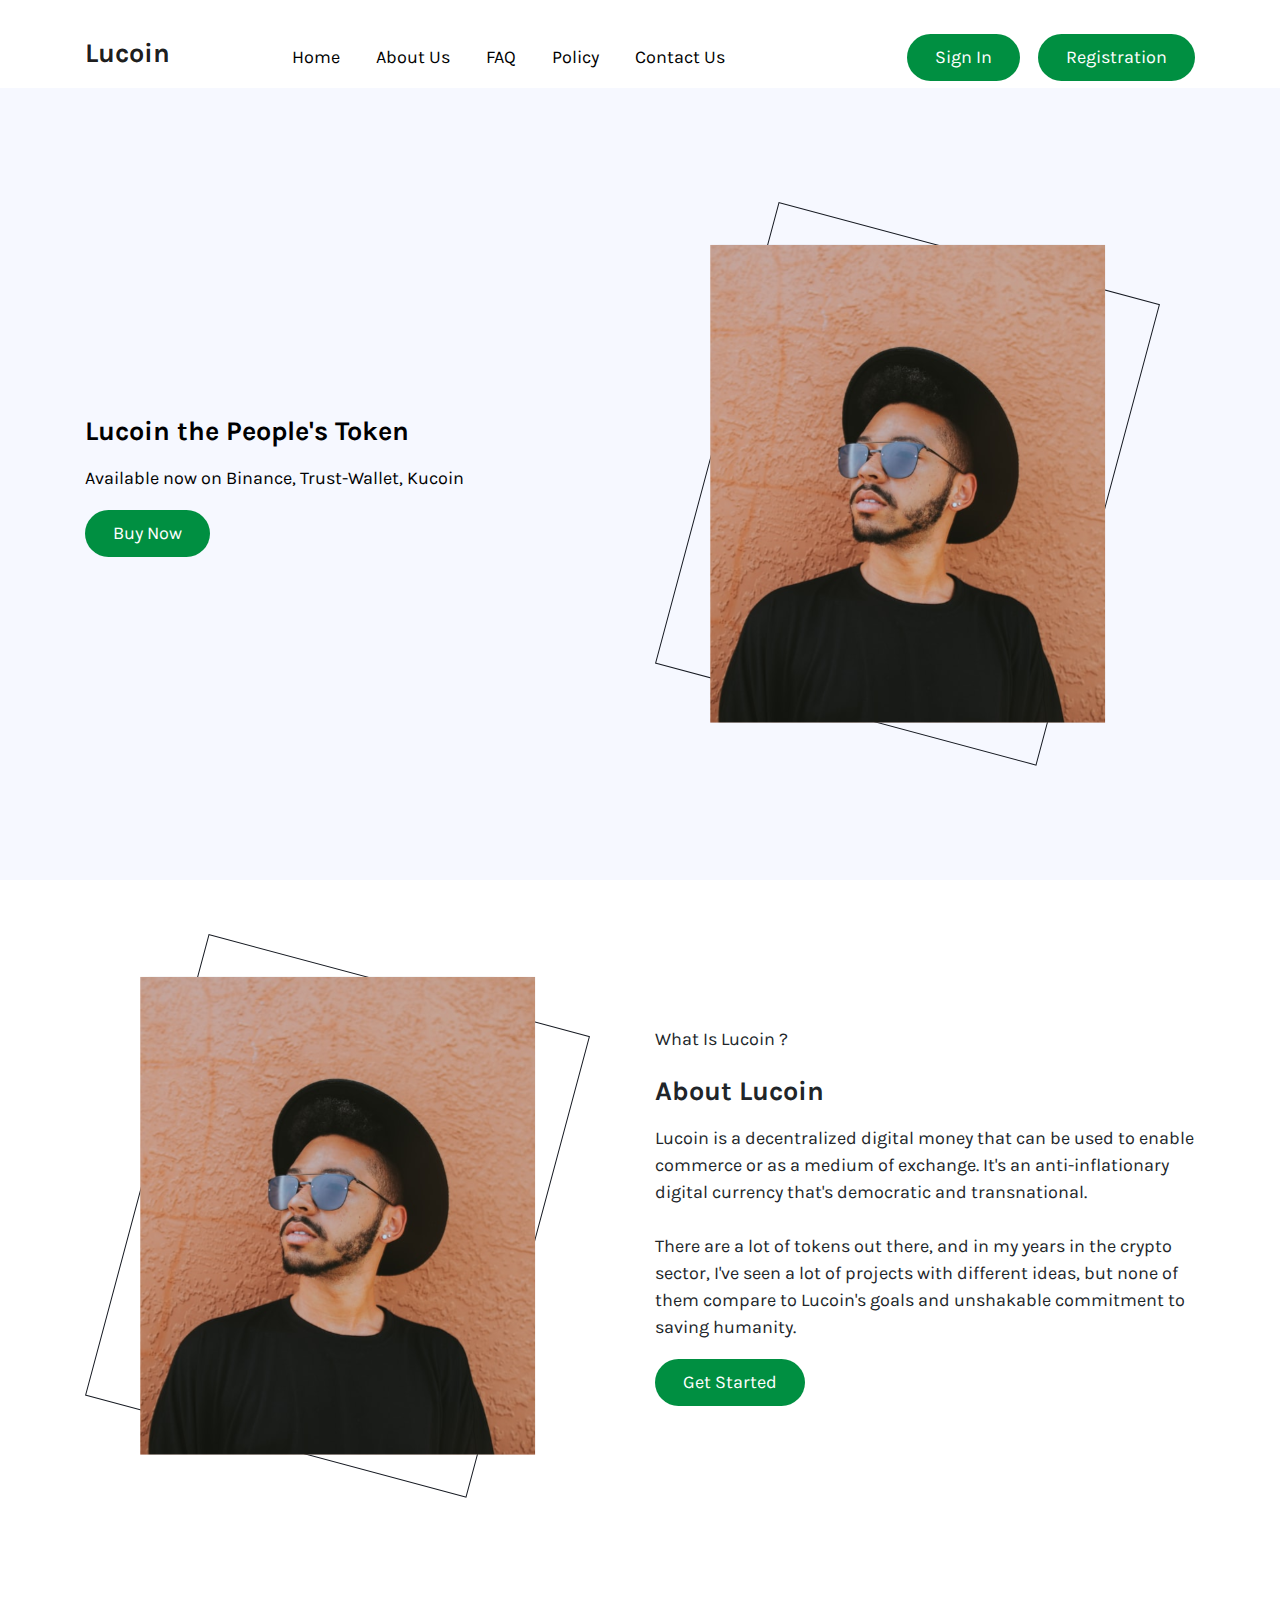
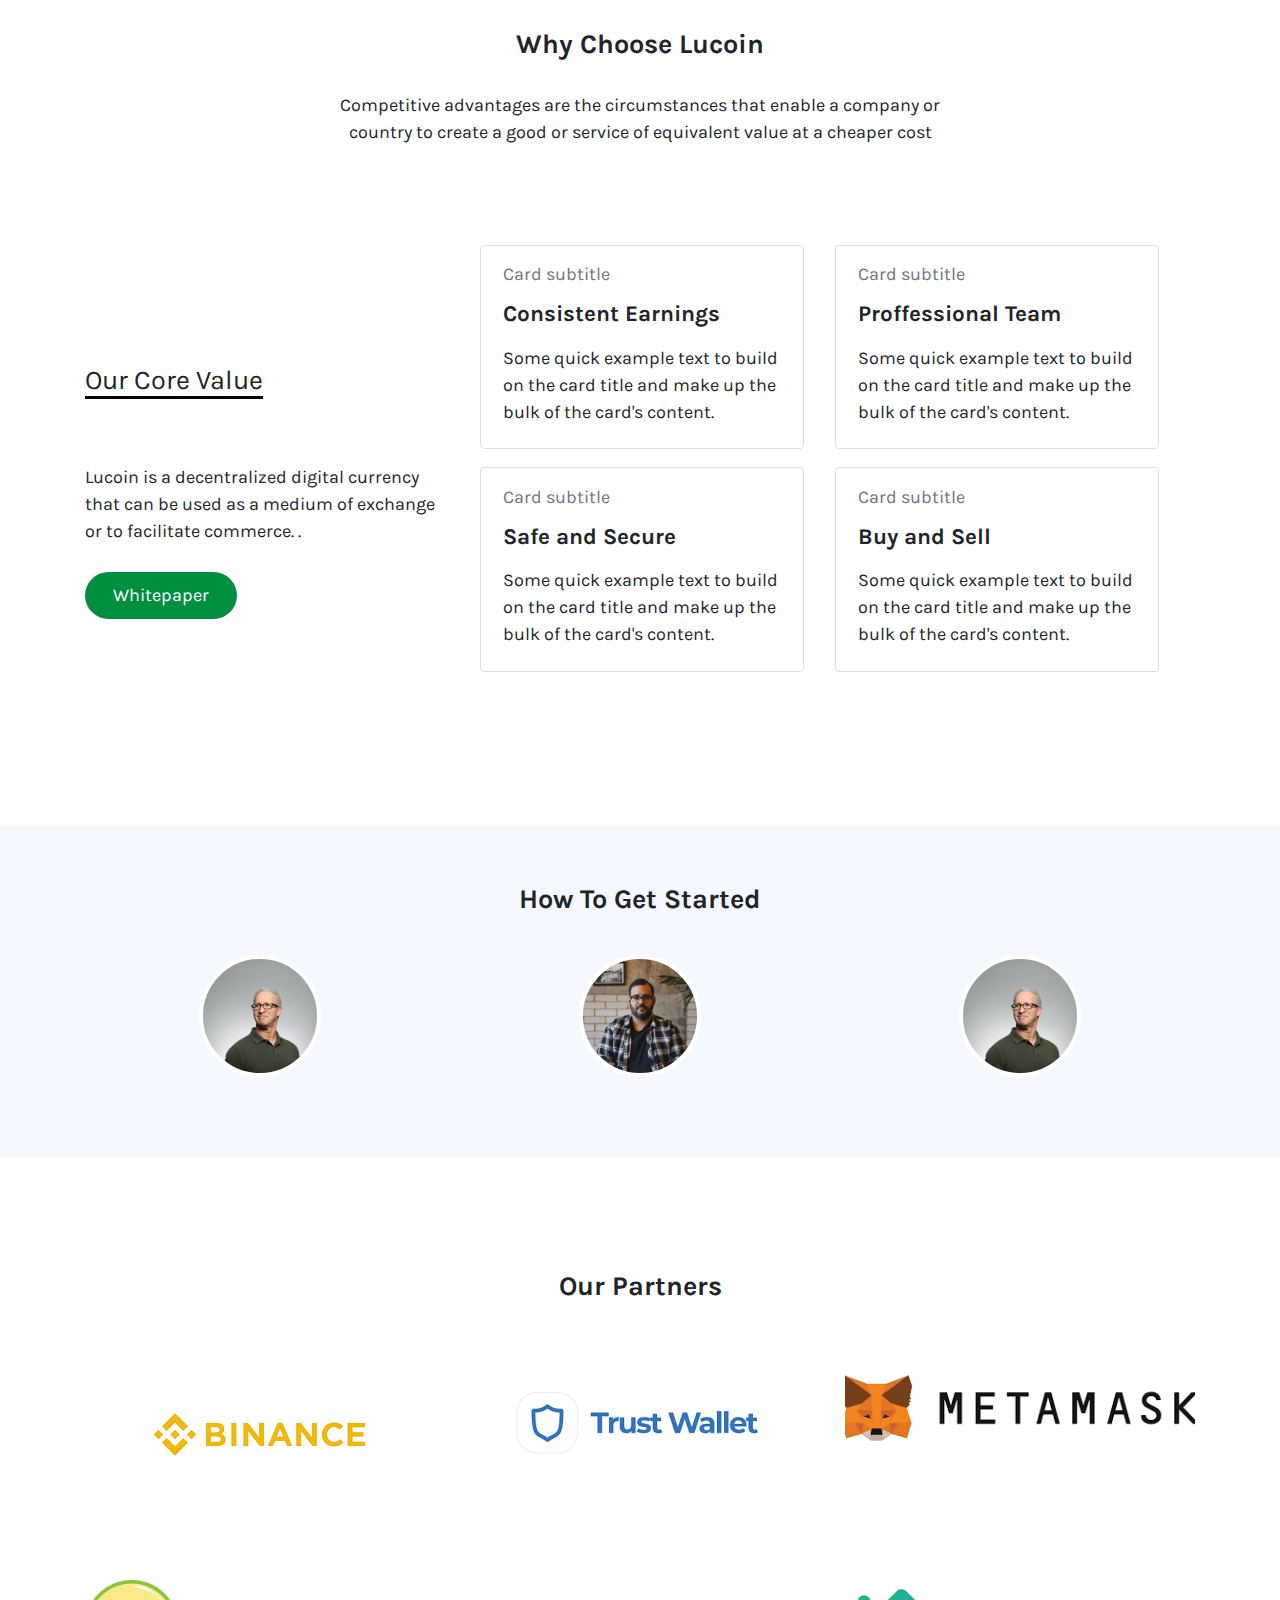
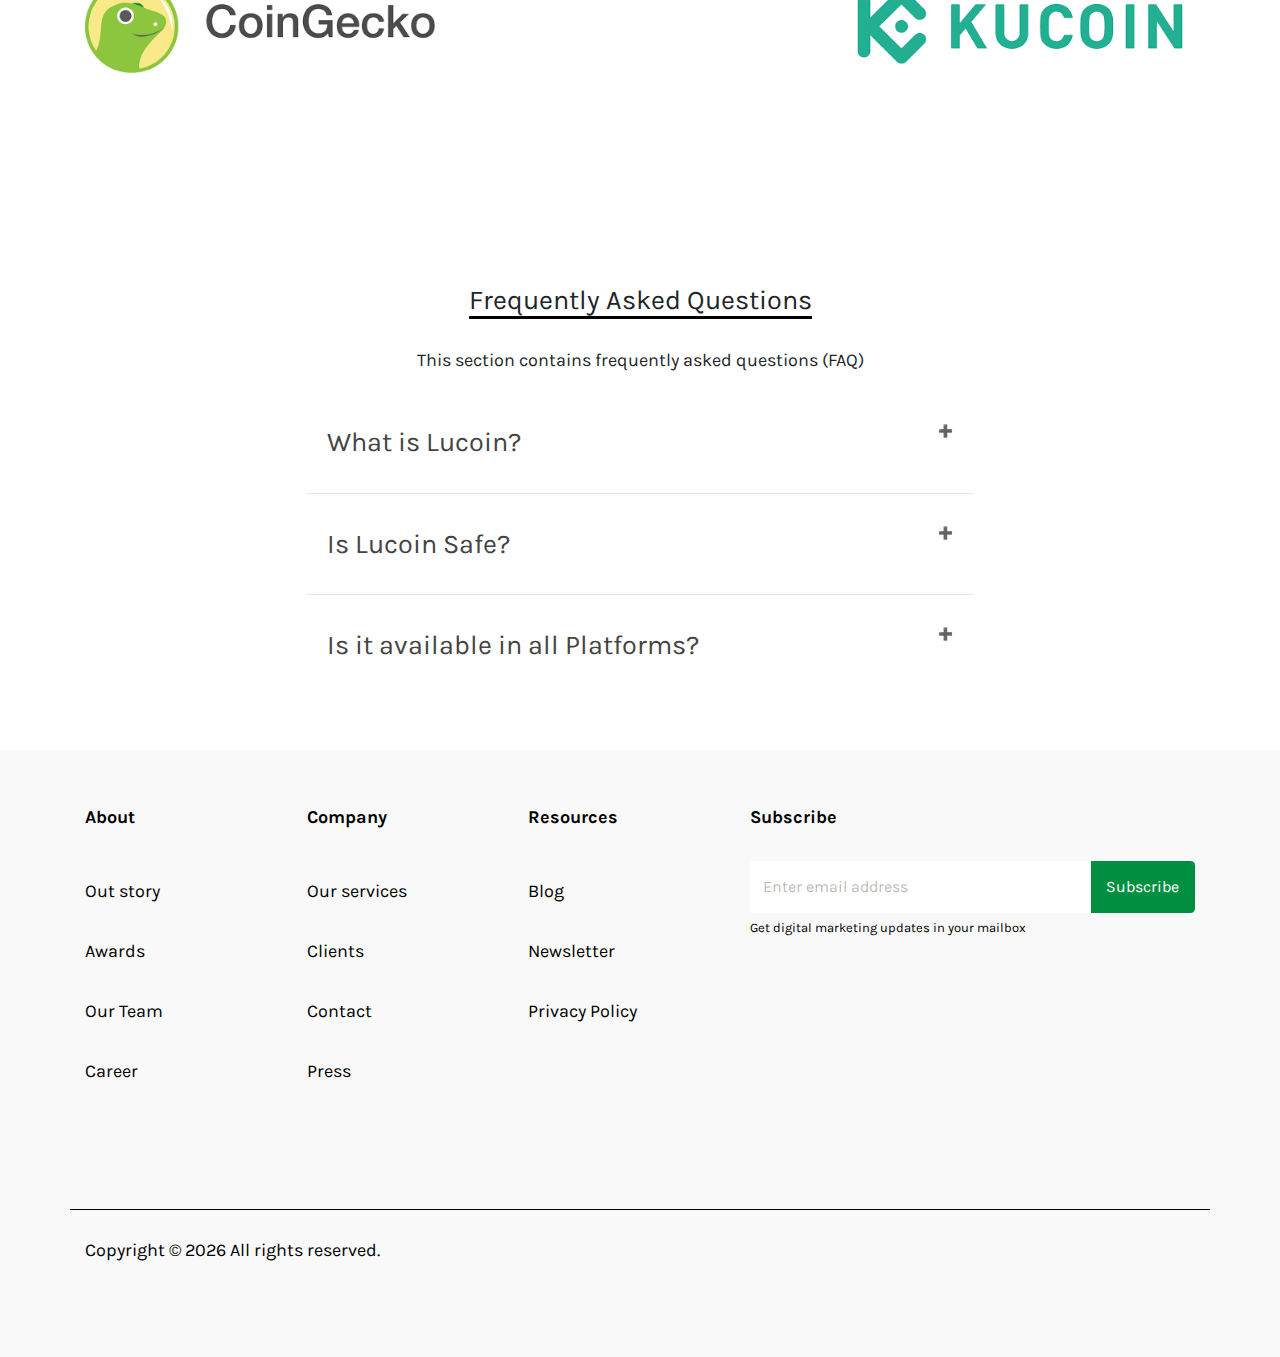
<file: index.html>
<!DOCTYPE html>
<html lang="en">

<head>
  <meta charset="UTF-8">
  <meta name="viewport" content="width=device-width, initial-scale=1.0">
  <link href="./assets/css/bootstrap.css" rel="stylesheet" />
  <link href="./assets/css/main.css" rel="stylesheet" />
  <title></title>
</head>

<body>
  <!-- Mobile view -->
  <header class="d-lg-none nav-mobile">
    <nav class="navbar navbar-expand-lg navbar-light py-4">
      <div class="container">
        <a class="navbar-brand" href="#">
          <h3 class="heading-title">Lucoin</h3>
        </a>
        <div class="navbar-toggler custom-hamburger-btn" type="button" data-toggle="collapse"
          data-target="#navbarNavDropdown" aria-controls="navbarNavDropdown" aria-expanded="false"
          aria-label="Toggle navigation">
          <div class="hamburger">
            <div class="line-1"></div>
            <div class="line-2"></div>
            <div class="line-3"></div>
          </div>
        </div>
        <div class="collapse navbar-collapse" id="navbarNavDropdown">
          <ul class="navbar-nav ml-auto">
            <li class="nav-item mx-lg-3">
              <a class="nav-link " href="index.html">Home</a>
            </li>
            <li class="nav-item mx-lg-3">
              <a class="nav-link" href="about.html">About Us</a>
            </li>
            <li class="nav-item mx-lg-3">
              <a class="nav-link" href="faq.html">FAQ</a>
            </li>
            <li class="nav-item mx-lg-3">
              <a class="nav-link" href="policy.html">Policy</a>
            </li>
            <li class="nav-item mx-lg-3">
              <a class="nav-link" href="contact.html">Contact Us</a>
            </li>
          </ul>
          <ul class="navbar-nav ml-auto">
            <li class="nav-item ml-lg-3">
              <a href="" class="btn btn-wine px-4 py-2">Sign In </a>
            </li>
            <li class="nav-item ml-lg-3">
              <a href="" class="btn btn-wine px-4 py-2">Registration</a>
            </li>
          
          </ul>
        </div>
      </div>
    </nav>
    <section class="header-mobile ">
      <div class="container">
        <div class="row ">
          <div class="col-sm-6">
            <img src="./assets/images/about me guy.svg" class="img-fluid" alt="young guy with sun glasses">
          </div>
          <div class="col-sm-6">
            <h3 class="card-title">Lucoin the People's Token</h3>
            <p>
              Available now on Binance, Trust-Wallet, Kucoin
            </p>
            <a href="" class="btn btn-wine px-4 py-2">Get Started</a>
          </div>
        </div>
      </div>
    </section>
  </header>
  <!-- Desktop view -->
  <header class="header sticky-top d-none d-lg-block">
    <nav class="navbar navbar-expand-lg navbar-light py-4">
      <div class="container">
        <a class="navbar-brand" href="#">
          <h3 class="heading-title">Lucoin</h3>
        </a>
        <div class="collapse navbar-collapse" id="navbarNavDropdown">
          <ul class="navbar-nav mx-auto">
            <li class="nav-item ml-lg-3">
              <a class="nav-link " href="index.html">Home</a>
            </li>
            <li class="nav-item ml-lg-3">
              <a class="nav-link" href="about.html">About Us</a>
            </li>
            <li class="nav-item ml-lg-3">
              <a class="nav-link" href="faq.html">FAQ</a>
            </li>
            <li class="nav-item ml-lg-3">
              <a class="nav-link" href="policy.html">Policy</a>
            </li>
            <li class="nav-item ml-lg-3">
              <a class="nav-link" href="contact.html">Contact Us</a>
            </li>
            
          </ul>
          <ul class="navbar-nav ml-auto">
          <li class="nav-item ml-lg-3">
            <a href="" class="btn btn-login px-4 py-2">Sign In </a>
          </li>
          <li class="nav-item ml-lg-3">
            <a href="" class="btn btn-login px-4 py-2">Registration</a>
          </li>

          </ul>
        </div>
      </div>
    </nav>
  </header>
  <main>
    <!-- Desktop view -->
    <section class="hero-section d-none d-lg-flex align-items-center">
      <div class="container">
        <div class="row align-items-center">
          <div class="col-sm-6">

            <h3 class="card-title">Lucoin the People's Token</h3>
            <p>
              Available now on Binance, Trust-Wallet, Kucoin
            </p>
            <a href="" class="btn btn-wine px-4 py-2">Buy Now</a>
          </div>
          <div class="col-sm-6">
            <img src="./assets/images/about me guy.svg" class="img-fluid" alt="young guy with sun glasses">
          </div>
        </div>
      </div>
    </section>

    <section class=" py-5" id="about">
      <div class="container">
        <div class="row align-items-center">
          <div class="col-sm-6">
            <img src="./assets/images/about me guy.svg" class="img-fluid" alt="young guy with sun glasses">
          </div>
          <div class="col-sm-6">
            <p class=>What Is Lucoin ?</p>
            <h3 class="card-title">About Lucoin</h3>
            <p>
              Lucoin is a decentralized digital money that can be used to enable commerce or as a medium of exchange.
              It's
              an
              anti-inflationary digital currency that's democratic and transnational.<br><br>

              There are a lot of tokens out there, and in my years in the crypto sector, I've seen a lot of projects
              with
              different
              ideas, but none of them compare to Lucoin's goals and unshakable commitment to saving humanity.
            </p>
            <a href="" class="btn btn-wine px-4 py-2">Get Started</a>
          </div>
        </div>
      </div>
    </section>

    <section class="choose-us py-5" id="about">
      <div class="container">
        <h3 class="text-center py-2 py-md-3 heading-title">Why Choose </span> Lucoin</h3>
        <p class="text-center">Competitive advantages are the circumstances that enable a company or<br> country to
          create a
          good or service of equivalent
          value at a cheaper cost </p>
        <div class="row align-items-center py-md-4">
          <div class="col-sm-4">
            <h3 class="py-2 py-md-5"><span>Our Core Value</span></h3>
            <p>Lucoin is a decentralized digital currency that can be used as a medium of exchange or to facilitate
              commerce. .</p>

            <a href="" class="btn btn-wine px-4 py-2 my-2">Whitepaper</a>
          </div>
          <div class="col-sm-8">
            <div class="form-element">
              <form class="contact-form mx-auto py-2 py-md-3 py-lg-5">
                <div class="form-row">
                  <div class="form-group col-md-6">
                    <div class="card" style="width: 18rem;">
                      <div class="card-body">
                        <p class="card-subtitle mb-2 text-muted">Card subtitle</p>
                        <h5 class="card-title">Consistent Earnings</h5>
                        <p class="card-text">Some quick example text to build on the card title and make up the bulk of
                          the card's content.</p>
                        <!-- <a href="#" class="card-link">Card link</a>
                        <a href="#" class="card-link">Another link</a> -->
                      </div>
                    </div>
                  </div>
                  <div class="form-group col-md-6">
                    <div class="card" style="width: 18rem;">
                      <div class="card-body">
                        <p class="card-subtitle mb-2 text-muted">Card subtitle</p>
                        <h5 class="card-title">Proffessional Team</h5>
                        <p class="card-text">Some quick example text to build on the card title and make up the bulk of
                          the card's content.
                        </p>
                        <!-- <a href="#" class="card-link">Card link</a>
                        <a href="#" class="card-link">Another link</a> -->
                      </div>
                    </div>
                  </div>
                  <div class="form-group col-md-6">
                    <div class="card" style="width: 18rem;">
                      <div class="card-body">
                        <p class="card-subtitle mb-2 text-muted">Card subtitle</p>
                        <h5 class="card-title">Safe and Secure</h5>
                        <p class="card-text">Some quick example text to build on the card title and make up the bulk of
                          the card's content.
                        </p>
                        <!-- <a href="#" class="card-link">Card link</a>
                        <a href="#" class="card-link">Another link</a> -->
                      </div>
                    </div>
                  </div>
                  <div class="form-group col-md-6">
                    <div class="card" style="width: 18rem;">
                      <div class="card-body">
                        <p class="card-subtitle mb-2 text-muted">Card subtitle</p>
                        <h5 class="card-title">Buy and Sell</h5>
                        <p class="card-text">Some quick example text to build on the card title and make up the bulk
                          of
                          the card's content.
                        </p>
                        <!-- <a href="#" class="card-link">Card link</a>
                        <a href="#" class="card-link">Another link</a> -->
                      </div>
                    </div>
                  </div>

              </form>
            </div>
          </div>
        </div>
      </div>
    </section>
    <section class="get-started py-5 py-md-5 mb-5">
      <div class="container">
        <h3 class="text-center heading-title">How To Get Started </h3>

        <div class="row">
          <div class="col-sm-4 text-center py-2 py-md-4">
            <img class="testimonial__img" src="./assets/images/Ellipse 1.svg" alt="">

          </div>
          <div class="col-sm-4 text-center py-2 py-md-4">
            <img class="testimonial__img" src="./assets/images/Ellipse 1 (1).svg" alt="">

          </div>
          <div class="col-sm-4 text-center py-2 py-md-4">
            <img class="testimonial__img" src="./assets/images/Ellipse 1.svg" alt="">

          </div>
        </div>
      </div>
    </section>


    <section class=" py-5 py-md-5 mb-5">
      <div class="container">
        <h3 class="text-center heading-title">Our Partners</h3>
        <div class="row">
          <div class="col-sm-4 text-center py-2 py-md-4">
            <img class="testimonial__img" src="./assets/images/binance-logo.png" alt="">

          </div>
          <div class="col-sm-4 text-center py-2 py-md-4">
            <img class="testimonial__img" src="./assets/images/trust-logo.png" alt="">

          </div>
          <div class="col-sm-4 text-center py-2 py-md-4">
            <img class="testimonial__img" src="./assets/images/metamask-logo.png" alt="">

          </div>

        </div>
        <div class="row">
          <div class="col-sm-4 text-center py-2 py-md-4">
            <img class="testimonial__img" src="./assets/images/geko-logo.png" alt="">

          </div>
          <div class="col-sm-4 text-center py-2 py-md-4">
            <!-- <img class="testimonial__img" src="./assets/images/sushi-logo.jpg" alt=""> -->

          </div>
          <div class="col-sm-4 text-center py-2 py-md-4">
            <img class="testimonial__img" src="./assets/images/kucoin-logo.png" alt="">

          </div>
        </div>
      </div>
    </section>

  <section class=" py-5" id="about">
    <div class="container">
      <h3 class="text-center py-2 py-md-3"><span>Frequently Asked Questions</span></h3>
      <p class="text-center">This section contains frequently asked questions (FAQ) </p>
      <div class="row align-items-center">
        <div class="col-sm-12">
          <section class="faq-container">
            <div class="faq-one">
  
              <!-- faq question -->
              <h3 class="faq-page">What is Lucoin?</h3>
  
              <!-- faq answer -->
              <div class="faq-body">
                <p>Lorem ipsum dolor, sit amet consectetur adipisicing elit. Velit saepe sequi,
                  illum facere
                  necessitatibus cum aliquam id illo omnis maxime, totam soluta voluptate amet ut
                  sit ipsum
                  aperiam.
                  Perspiciatis, porro!</p>
              </div>
            </div>
            <hr class="hr-line">
  
            <div class="faq-two">
  
              <!-- faq question -->
              <h3 class="faq-page">Is Lucoin Safe?</h3>
  
              <!-- faq answer -->
  
              <div class="faq-body">
                <p>Lorem ipsum dolor, sit amet consectetur adipisicing elit. Velit saepe sequi,
                  illum facere
                  necessitatibus cum aliquam id illo omnis maxime, totam soluta voluptate amet ut
                  sit ipsum
                  aperiam.
                  Perspiciatis, porro!</p>
              </div>
            </div>
            <hr class="hr-line">
  
  
            <div class="faq-three">
  
              <!-- faq question -->
              <h3 class="faq-page">Is it available in all Platforms?</h3>
  
              <!-- faq answer -->
              <div class="faq-body">
                <p>Lorem ipsum dolor, sit amet consectetur adipisicing elit. Velit saepe sequi,
                  illum facere
                  necessitatibus cum aliquam id illo omnis maxime, totam soluta voluptate amet ut
                  sit ipsum
                  aperiam.
                  Perspiciatis, porro!</p>
              </div>
            </div>
  
          </section>
        </div>
  
      </div>
    </div>
  </section>

  </main>

  <footer class="footer-10">
    <div class="container">
      <div class="row py-5 mb-5">
        <div class="col-md-7">
          <div class="row">
            <div class="col-md-4 mb-md-0 mb-4">
              <h2 class="footer-heading">About</h2>
              <ul class="list-unstyled">
                <li><a href="#" class="d-block">Out story</a></li>
                <li><a href="#" class="d-block">Awards</a></li>
                <li><a href="#" class="d-block">Our Team</a></li>
                <li><a href="#" class="d-block">Career</a></li>
              </ul>
            </div>
            <div class="col-md-4 mb-md-0 mb-4">
              <h2 class="footer-heading">Company</h2>
              <ul class="list-unstyled">
                <li><a href="#" class="d-block">Our services</a></li>
                <li><a href="#" class="d-block">Clients</a></li>
                <li><a href="#" class="d-block">Contact</a></li>
                <li><a href="#" class="d-block">Press</a></li>
              </ul>
            </div>
            <div class="col-md-4 mb-md-0 mb-4">
              <h2 class="footer-heading">Resources</h2>
              <ul class="list-unstyled">
                <li><a href="#" class="d-block">Blog</a></li>
                <li><a href="#" class="d-block">Newsletter</a></li>
                <li><a href="#" class="d-block">Privacy Policy</a></li>
              </ul>
            </div>
          </div>
        </div>
        <div class="col-md-5 mb-md-0 mb-4">
          <h2 class="footer-heading">Subscribe</h2>
          <form action="#" class="subscribe-form">
            <div class="form-group d-flex">
              <input type="text" class="form-control rounded-left" placeholder="Enter email address">
              <button type="submit" class="form-control submit rounded-right">Subscribe</button>
            </div>
            <span class="subheading">Get digital marketing updates in your mailbox</span>
          </form>
        </div>
      </div>
      <div class="row mt-5 pt-4 border-top">
        <div class="col-md-6 col-lg-8 mb-md-0 mb-4">
          <p class="copyright mb-0">
            Copyright &copy;
            <script>document.write(new Date().getFullYear());</script> All rights reserved.
          </p>
        </div>
        <div class="col-md-6 col-lg-4 text-md-right">
          <ul class="ftco-footer-social p-0">
            <li class="ftco-animate"><a href="#" data-toggle="tooltip" data-placement="top" title="Twitter"><span
                  class="ion-logo-twitter"></span></a></li>
            <li class="ftco-animate"><a href="#" data-toggle="tooltip" data-placement="top" title="Facebook"><span
                  class="ion-logo-facebook"></span></a></li>
            <li class="ftco-animate"><a href="#" data-toggle="tooltip" data-placement="top" title="Instagram"><span
                  class="ion-logo-instagram"></span></a></li>
          </ul>
        </div>
      </div>
    </div>
  </footer>





  <script src="./assets/js/jquery.js"></script>
  <script src="./assets/js/popper.js"></script>
  <script src="./assets/js/bootstrap.js"></script>
  <script src="./assets/js/main.js"></script>
  <script src="./assets/js/faq.js"></script>
</body>

</html>
</file>
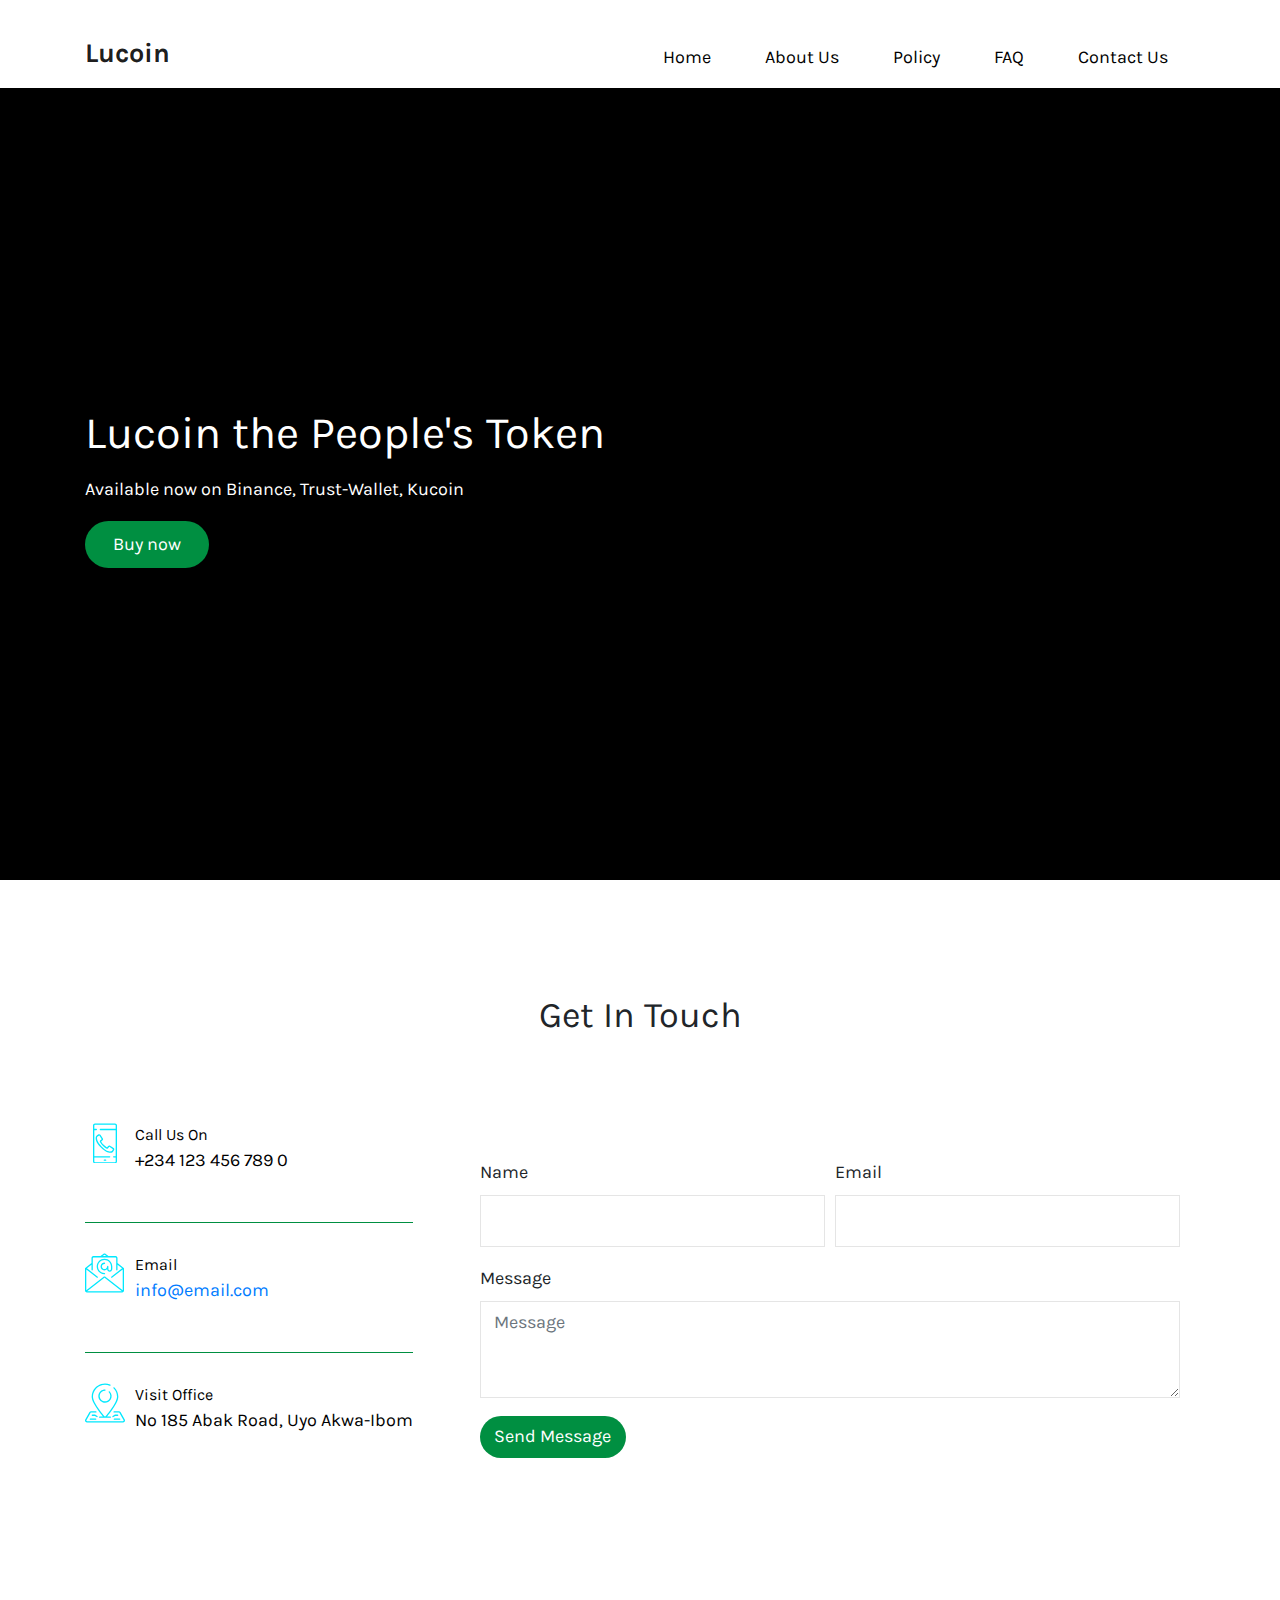
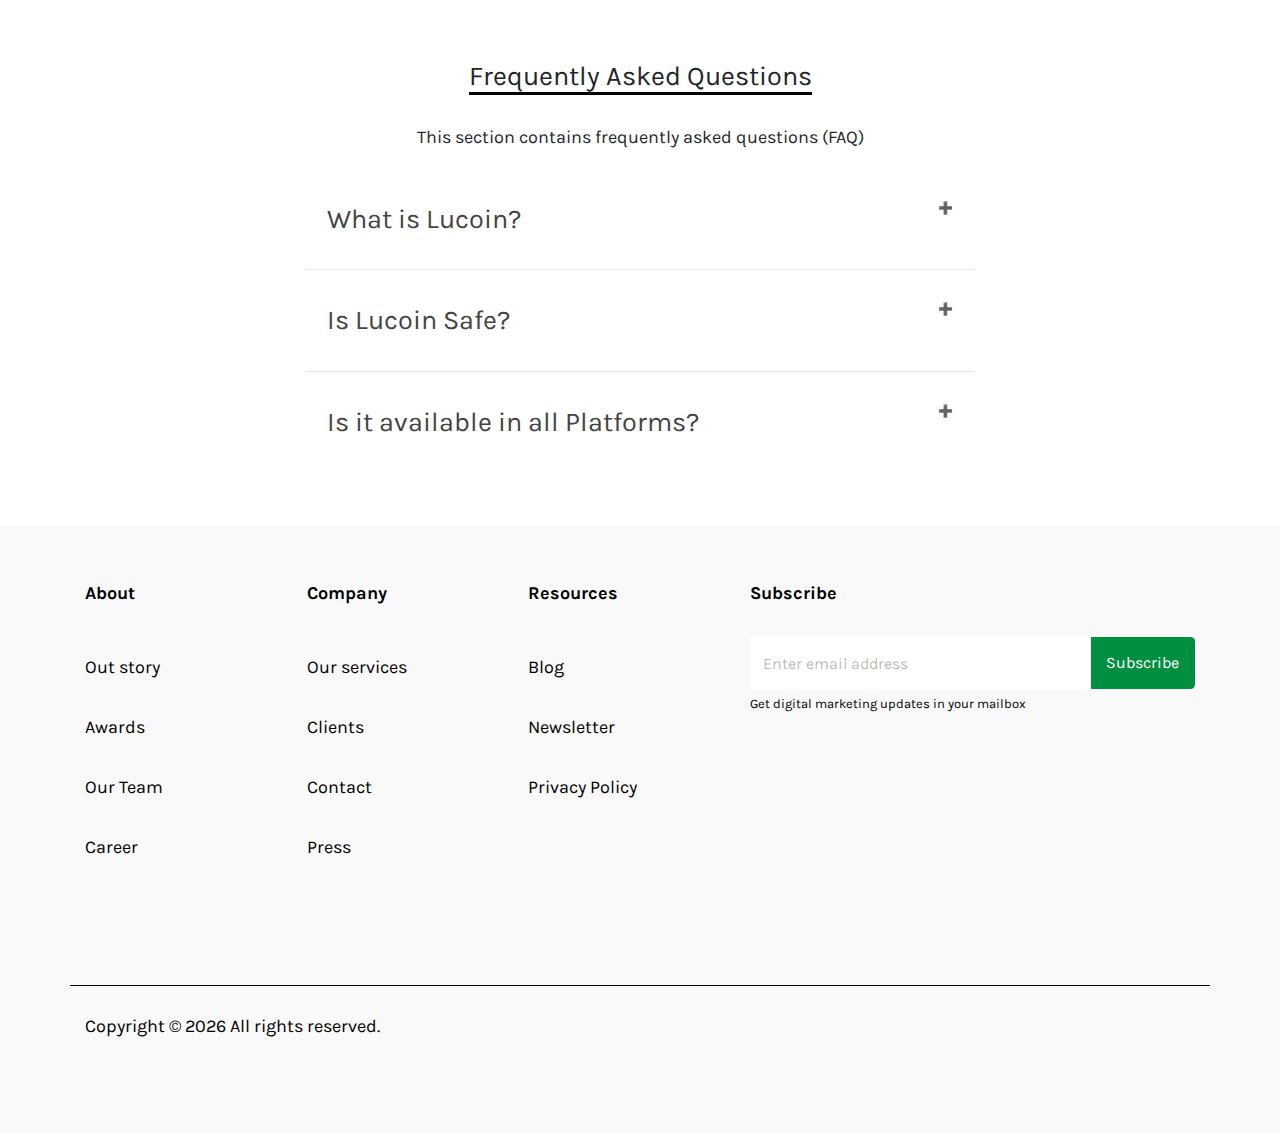
<file: contact.html>
<!DOCTYPE html>
<html lang="en">

<head>
    <meta charset="UTF-8">
    <meta http-equiv="X-UA-Compatible" content="IE=edge">
    <meta name="viewport" content="width=device-width, initial-scale=1.0">
    <link href="./assets/css/bootstrap.css" rel="stylesheet" />
    <link href="./assets/css/main.css" rel="stylesheet" />
    <title>Contact Page</title>
</head>

<body>
    <!-- Mobile view -->
    <header class="d-lg-none nav-mobile">
        <nav class="navbar navbar-expand-lg navbar-light py-4">
            <div class="container">
                <a class="navbar-brand" href="#">
                    <h3 class="heading-title">Lucoin</h3>
                </a>
                <div class="navbar-toggler custom-hamburger-btn" type="button" data-toggle="collapse"
                    data-target="#navbarNavDropdown" aria-controls="navbarNavDropdown" aria-expanded="false"
                    aria-label="Toggle navigation">
                    <div class="hamburger">
                        <div class="line-1"></div>
                        <div class="line-2"></div>
                        <div class="line-3"></div>
                    </div>
                </div>
                <div class="collapse navbar-collapse" id="navbarNavDropdown">
                    <ul class="navbar-nav ml-auto">
                        <li class="nav-item mx-lg-3">
                            <a class="nav-link " href="index.html">Home</a>
                        </li>
                        <li class="nav-item mx-lg-3">
                            <a class="nav-link" href="about.html">About Us</a>
                        </li>
                        <li class="nav-item mx-lg-3">
                            <a class="nav-link" href="policy.html">Policy</a>
                        </li>
                        <li class="nav-item mx-lg-3">
                            <a class="nav-link" href="faq.html">FAQ</a>
                        </li>
                        <li class="nav-item mx-lg-3">
                            <a class="nav-link" href="contact.html">Contact Us</a>
                        </li>
                    </ul>
                </div>
            </div>
        </nav>
        <section class="header-mobile d-flex align-items-center">
            <div class="container">
                <div class="row">
                    <div class="col">
                        <h1>Lucoin the People's Token</h1>
                        <p>Available now on Binance, Trust-Wallet, Kucoin</p>
                        <a href="" class="btn btn-wine px-4 py-2">Buy now</a>
                    </div>
                </div>
            </div>
        </section>
    </header>
    <!-- Desktop view -->
    <header class="header sticky-top d-none d-lg-block">
        <nav class="navbar navbar-expand-lg navbar-light py-4">
            <div class="container">
                <a class="navbar-brand" href="#">
                    <h3 class="heading-title">Lucoin</h3>
                </a>
                <div class="collapse navbar-collapse" id="navbarNavDropdown">
                    <ul class="navbar-nav ml-auto">
                        <li class="nav-item mx-lg-3">
                            <a class="nav-link " href="index.html">Home</a>
                        </li>
                        <li class="nav-item mx-lg-3">
                            <a class="nav-link" href="about.html">About Us</a>
                        </li>
                        <li class="nav-item mx-lg-3">
                            <a class="nav-link" href="policy.html">Policy</a>
                        </li>
                        <li class="nav-item mx-lg-3">
                            <a class="nav-link" href="faq.html">FAQ</a>
                        </li>
                        <li class="nav-item mx-lg-3">
                            <a class="nav-link" href="contact.html">Contact Us</a>
                        </li>
                    </ul>
                </div>
            </div>
        </nav>
    </header>
    <main>
        <!-- desktop==========================view -->
        <section class="contact-section d-none d-lg-flex align-items-center">
            <div class="container">
                <div class="row">
                    <div class="col">
                        <h1>Lucoin the People's Token</h1>
                        <p>Available now on Binance, Trust-Wallet, Kucoin</p>
                        <a href="" class="btn btn-wine px-4 py-2">Buy now</a>
                    </div>
                </div>
            </div>
        </section>
        <section class=" py-5" id="about">
            <div class="container">
                <h2 class="text-center py-2 py-md-5">Get In Touch</h2>
                <div class="row align-items-center">
                    <div class="col-sm-4">
                        <div class="contact-box">
                            <ul class="underline-section">
                                <li>
                                    <div class="contact-thumb">
                                        <img src="./assets/images/phone-icon-1.svg" alt="cryptoz">
                                    </div>
                                    <div class="contact-box-detail">
                                        <h3 class="contact-title">Call Us On</h3>
                                        <p>+234 123 456 789 0</p>
                                    </div>
                                </li>
                                <li>
                                    <div class="contact-thumb">
                                        <img src="./assets/images/mail-icon-1.svg" alt="cryptoz">
                                    </div>
                                    <div class="contact-box-detail">
                                        <h3 class="contact-title">Email</h3>
                                        <p><a href="mailto:info@gmail.com" class="">info@email.com</a>
                                        </p>
                                    </div>
                                </li>
                                <li>
                                    <div class="contact-thumb">
                                        <img src="./assets/images/address-icon-1.svg" alt="cryptoz">
                                    </div>
                                    <div class="contact-box-detail">
                                        <h3 class="contact-title">Visit Office</h3>
                                        <p>No 185 Abak Road, Uyo Akwa-Ibom</p>
                                    </div>
                                </li>
                            </ul>
                        </div>

                    </div>
                    <div class="col-sm-8">
                        <div class="form-element">

                            <form class="contact-form mx-auto py-2 py-md-3 py-lg-5">
                                <div class="form-row">
                                    <div class="form-group col-md-6">
                                        <label for="name">Name</label>
                                        <input type="text"
                                            class="form-control rounded-0 contact-form__input contact-form__height"
                                            id="name">
                                    </div>
                                    <div class="form-group col-md-6">
                                        <label for="email">Email</label>
                                        <input type="email"
                                            class="form-control rounded-0 contact-form__input contact-form__height"
                                            id="email">
                                    </div>
                                </div>
                                <div class="form-group">
                                    <label for="message">Message</label>

                                    <textarea class="form-control rounded-0 contact-form__input contact-form__message"
                                        rows="3" placeholder="Message" required id="message"></textarea>

                                </div>
                                <button type="submit" class="btn btn-wine d-flex justify-center my-3">Send
                                    Message</button>
                            </form>
                        </div>
                    </div>
                </div>
            </div>
        </section>

        <section class=" py-5" id="about">
            <div class="container">
                <h3 class="text-center py-2 py-md-3"><span>Frequently Asked Questions</span></h3>
                <p class="text-center">This section contains frequently asked questions (FAQ) </p>
                <div class="row align-items-center">
                    <div class="col-sm-12">
                        <section class="faq-container">
                            <div class="faq-one">

                                <!-- faq question -->
                                <h3 class="faq-page">What is Lucoin?</h3>

                                <!-- faq answer -->
                                <div class="faq-body">
                                    <p>Lorem ipsum dolor, sit amet consectetur adipisicing elit. Velit saepe sequi,
                                        illum facere
                                        necessitatibus cum aliquam id illo omnis maxime, totam soluta voluptate amet ut
                                        sit ipsum
                                        aperiam.
                                        Perspiciatis, porro!</p>
                                </div>
                            </div>
                            <hr class="hr-line">

                            <div class="faq-two">

                                <!-- faq question -->
                                <h3 class="faq-page">Is Lucoin Safe?</h3>

                                <!-- faq answer -->

                                <div class="faq-body">
                                    <p>Lorem ipsum dolor, sit amet consectetur adipisicing elit. Velit saepe sequi,
                                        illum facere
                                        necessitatibus cum aliquam id illo omnis maxime, totam soluta voluptate amet ut
                                        sit ipsum
                                        aperiam.
                                        Perspiciatis, porro!</p>
                                </div>
                            </div>
                            <hr class="hr-line">


                            <div class="faq-three">

                                <!-- faq question -->
                                <h3 class="faq-page">Is it available in all Platforms?</h3>

                                <!-- faq answer -->
                                <div class="faq-body">
                                    <p>Lorem ipsum dolor, sit amet consectetur adipisicing elit. Velit saepe sequi,
                                        illum facere
                                        necessitatibus cum aliquam id illo omnis maxime, totam soluta voluptate amet ut
                                        sit ipsum
                                        aperiam.
                                        Perspiciatis, porro!</p>
                                </div>
                            </div>

                        </section>
                    </div>

                </div>
            </div>
        </section>

    </main>
    <footer class="footer-10">
        <div class="container">

            <div class="row py-5 mb-5">
                <div class="col-md-7">
                    <div class="row">
                        <div class="col-md-4 mb-md-0 mb-4">
                            <h2 class="footer-heading">About</h2>
                            <ul class="list-unstyled">
                                <li><a href="#" class="d-block">Out story</a></li>
                                <li><a href="#" class="d-block">Awards</a></li>
                                <li><a href="#" class="d-block">Our Team</a></li>
                                <li><a href="#" class="d-block">Career</a></li>
                            </ul>
                        </div>
                        <div class="col-md-4 mb-md-0 mb-4">
                            <h2 class="footer-heading">Company</h2>
                            <ul class="list-unstyled">
                                <li><a href="#" class="d-block">Our services</a></li>
                                <li><a href="#" class="d-block">Clients</a></li>
                                <li><a href="#" class="d-block">Contact</a></li>
                                <li><a href="#" class="d-block">Press</a></li>
                            </ul>
                        </div>
                        <div class="col-md-4 mb-md-0 mb-4">
                            <h2 class="footer-heading">Resources</h2>
                            <ul class="list-unstyled">
                                <li><a href="#" class="d-block">Blog</a></li>
                                <li><a href="#" class="d-block">Newsletter</a></li>
                                <li><a href="#" class="d-block">Privacy Policy</a></li>
                            </ul>
                        </div>
                    </div>
                </div>
                <div class="col-md-5 mb-md-0 mb-4">
                    <h2 class="footer-heading">Subscribe</h2>
                    <form action="#" class="subscribe-form">
                        <div class="form-group d-flex">
                            <input type="text" class="form-control rounded-left" placeholder="Enter email address">
                            <button type="submit" class="form-control submit rounded-right">Subscribe</button>
                        </div>
                        <span class="subheading">Get digital marketing updates in your mailbox</span>
                    </form>
                </div>
            </div>
            <div class="row mt-5 pt-4 border-top">
                <div class="col-md-6 col-lg-8 mb-md-0 mb-4">
                    <p class="copyright mb-0">
                        Copyright &copy;
                        <script>document.write(new Date().getFullYear());</script> All rights reserved.
                    </p>
                </div>
                <div class="col-md-6 col-lg-4 text-md-right">
                    <ul class="ftco-footer-social p-0">
                        <li class="ftco-animate"><a href="#" data-toggle="tooltip" data-placement="top"
                                title="Twitter"><span class="ion-logo-twitter"></span></a></li>
                        <li class="ftco-animate"><a href="#" data-toggle="tooltip" data-placement="top"
                                title="Facebook"><span class="ion-logo-facebook"></span></a></li>
                        <li class="ftco-animate"><a href="#" data-toggle="tooltip" data-placement="top"
                                title="Instagram"><span class="ion-logo-instagram"></span></a></li>
                    </ul>
                </div>
            </div>
        </div>
    </footer>


    <script src="./assets/js/jquery.js"></script>
    <script src="./assets/js/popper.js"></script>
    <script src="./assets/js/bootstrap.js"></script>
    <script src="./assets/js/main.js"></script>
    <script src="./assets/js/faq.js"></script>
</body>


</html>
</file>
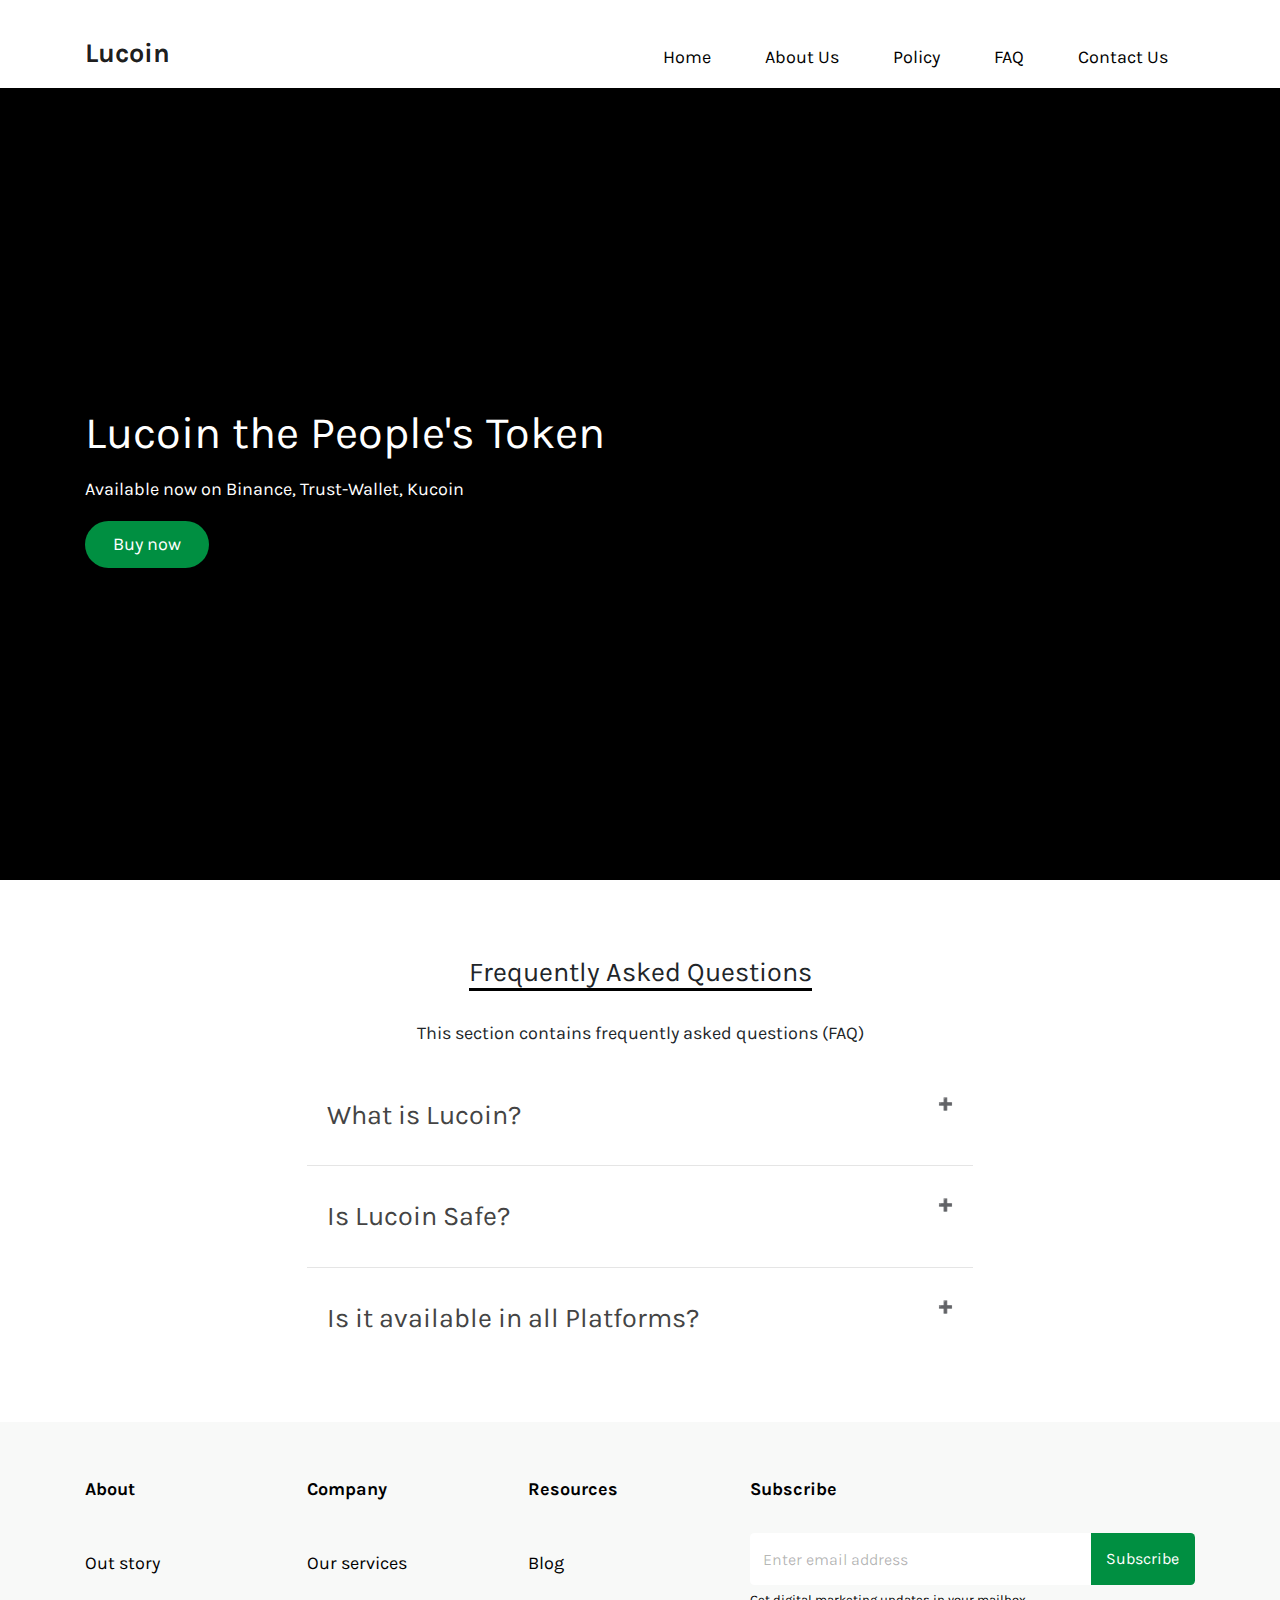
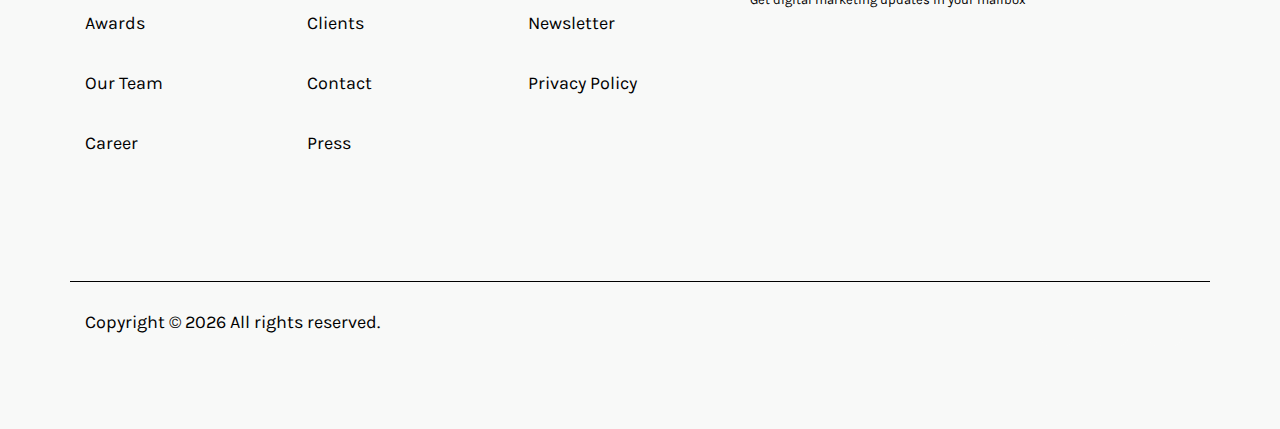
<file: faq.html>
<!DOCTYPE html>
<html lang="en">

<head>
    <meta charset="UTF-8">
    <meta http-equiv="X-UA-Compatible" content="IE=edge">
    <meta name="viewport" content="width=device-width, initial-scale=1.0">
    <link href="./assets/css/bootstrap.css" rel="stylesheet" />
    <link href="./assets/css/main.css" rel="stylesheet" />
    <title>Contact Page</title>
</head>

<body>
    <!-- Mobile view -->
    <header class="d-lg-none nav-mobile">
        <nav class="navbar navbar-expand-lg navbar-light py-4">
            <div class="container">
                <a class="navbar-brand" href="#">
                    <h3 class="heading-title">Lucoin</h3>
                </a>
                <div class="navbar-toggler custom-hamburger-btn" type="button" data-toggle="collapse"
                    data-target="#navbarNavDropdown" aria-controls="navbarNavDropdown" aria-expanded="false"
                    aria-label="Toggle navigation">
                    <div class="hamburger">
                        <div class="line-1"></div>
                        <div class="line-2"></div>
                        <div class="line-3"></div>
                    </div>
                </div>
                <div class="collapse navbar-collapse" id="navbarNavDropdown">
                    <ul class="navbar-nav ml-auto">
                        <li class="nav-item mx-lg-3">
                            <a class="nav-link " href="index.html">Home</a>
                        </li>
                        <li class="nav-item mx-lg-3">
                            <a class="nav-link" href="about.html">About Us</a>
                        </li>
                        <li class="nav-item mx-lg-3">
                            <a class="nav-link" href="policy.html">Policy</a>
                        </li>
                        <li class="nav-item mx-lg-3">
                            <a class="nav-link" href="faq.html">FAQ</a>
                        </li>
                        <li class="nav-item mx-lg-3">
                            <a class="nav-link" href="contact.html">Contact Us</a>
                        </li>
                    </ul>
                </div>
            </div>
        </nav>
        <section class="header-mobile d-flex align-items-center">
            <div class="container">
                <div class="row">
                    <div class="col">
                        <h1 class="text-center">Love you baby</h1>
                        <p class="text-center">Available now on Itunes, Spotify</p>
                        <div class="text-center">
                            <a href="" class="btn btn-wine px-4 py-2">Stream now</a>
                        </div>
                    </div>
                </div>
            </div>
        </section>
    </header>
    <!-- Desktop view -->
    <header class="header sticky-top d-none d-lg-block">
        <nav class="navbar navbar-expand-lg navbar-light py-4">
            <div class="container">
                <a class="navbar-brand" href="#">
                    <h3 class="heading-title">Lucoin</h3>
                </a>
                <div class="collapse navbar-collapse" id="navbarNavDropdown">
                    <ul class="navbar-nav ml-auto">
                        <li class="nav-item mx-lg-3">
                            <a class="nav-link " href="index.html">Home</a>
                        </li>
                        <li class="nav-item mx-lg-3">
                            <a class="nav-link" href="about.html">About Us</a>
                        </li>
                        <li class="nav-item mx-lg-3">
                            <a class="nav-link" href="policy.html">Policy</a>
                        </li>
                        <li class="nav-item mx-lg-3">
                            <a class="nav-link" href="faq.html">FAQ</a>
                        </li>
                        <li class="nav-item mx-lg-3">
                            <a class="nav-link" href="contact.html">Contact Us</a>
                        </li>
                        </li>
                    </ul>
                </div>
            </div>
        </nav>
    </header>
    <main>
        <!-- desktop==========================view -->
        <section class="contact-section d-none d-lg-flex align-items-center">
            <div class="container">
                <div class="row">
                    <div class="col">
                        <h1>Lucoin the People's Token</h1>
                        <p>Available now on Binance, Trust-Wallet, Kucoin</p>
                        <a href="" class="btn btn-wine px-4 py-2">Buy now</a>
                    </div>
                </div>
            </div>
        </section>
    <section class=" py-5" id="about">
        <div class="container">
            <h3 class="text-center py-2 py-md-3"><span>Frequently Asked Questions</span></h3>
            <p class="text-center">This section contains frequently asked questions (FAQ) </p>
            <div class="row align-items-center">
                <div class="col-sm-12">
                    <section class="faq-container">
                        <div class="faq-one">
    
                            <!-- faq question -->
                            <h3 class="faq-page">What is Lucoin?</h3>
    
                            <!-- faq answer -->
                            <div class="faq-body">
                                <p>Lorem ipsum dolor, sit amet consectetur adipisicing elit. Velit saepe sequi,
                                    illum facere
                                    necessitatibus cum aliquam id illo omnis maxime, totam soluta voluptate amet ut
                                    sit ipsum
                                    aperiam.
                                    Perspiciatis, porro!</p>
                            </div>
                        </div>
                        <hr class="hr-line">
    
                        <div class="faq-two">
    
                            <!-- faq question -->
                            <h3 class="faq-page">Is Lucoin Safe?</h3>
    
                            <!-- faq answer -->
    
                            <div class="faq-body">
                                <p>Lorem ipsum dolor, sit amet consectetur adipisicing elit. Velit saepe sequi,
                                    illum facere
                                    necessitatibus cum aliquam id illo omnis maxime, totam soluta voluptate amet ut
                                    sit ipsum
                                    aperiam.
                                    Perspiciatis, porro!</p>
                            </div>
                        </div>
                        <hr class="hr-line">
    
    
                        <div class="faq-three">
    
                            <!-- faq question -->
                            <h3 class="faq-page">Is it available in all Platforms?</h3>
    
                            <!-- faq answer -->
                            <div class="faq-body">
                                <p>Lorem ipsum dolor, sit amet consectetur adipisicing elit. Velit saepe sequi,
                                    illum facere
                                    necessitatibus cum aliquam id illo omnis maxime, totam soluta voluptate amet ut
                                    sit ipsum
                                    aperiam.
                                    Perspiciatis, porro!</p>
                            </div>
                        </div>
    
                    </section>
                </div>
    
            </div>
        </div>
    </section>

    </main>
    <footer class="footer-10">
        <div class="container">

            <div class="row py-5 mb-5">
                <div class="col-md-7">
                    <div class="row">
                        <div class="col-md-4 mb-md-0 mb-4">
                            <h2 class="footer-heading">About</h2>
                            <ul class="list-unstyled">
                                <li><a href="#" class="d-block">Out story</a></li>
                                <li><a href="#" class="d-block">Awards</a></li>
                                <li><a href="#" class="d-block">Our Team</a></li>
                                <li><a href="#" class="d-block">Career</a></li>
                            </ul>
                        </div>
                        <div class="col-md-4 mb-md-0 mb-4">
                            <h2 class="footer-heading">Company</h2>
                            <ul class="list-unstyled">
                                <li><a href="#" class="d-block">Our services</a></li>
                                <li><a href="#" class="d-block">Clients</a></li>
                                <li><a href="#" class="d-block">Contact</a></li>
                                <li><a href="#" class="d-block">Press</a></li>
                            </ul>
                        </div>
                        <div class="col-md-4 mb-md-0 mb-4">
                            <h2 class="footer-heading">Resources</h2>
                            <ul class="list-unstyled">
                                <li><a href="#" class="d-block">Blog</a></li>
                                <li><a href="#" class="d-block">Newsletter</a></li>
                                <li><a href="#" class="d-block">Privacy Policy</a></li>
                            </ul>
                        </div>
                    </div>
                </div>
                <div class="col-md-5 mb-md-0 mb-4">
                    <h2 class="footer-heading">Subscribe</h2>
                    <form action="#" class="subscribe-form">
                        <div class="form-group d-flex">
                            <input type="text" class="form-control rounded-left" placeholder="Enter email address">
                            <button type="submit" class="form-control submit rounded-right">Subscribe</button>
                        </div>
                        <span class="subheading">Get digital marketing updates in your mailbox</span>
                    </form>
                </div>
            </div>
            <div class="row mt-5 pt-4 border-top">
                <div class="col-md-6 col-lg-8 mb-md-0 mb-4">
                    <p class="copyright mb-0">
                        Copyright &copy;
                        <script>document.write(new Date().getFullYear());</script> All rights reserved.
                    </p>
                </div>
                <div class="col-md-6 col-lg-4 text-md-right">
                    <ul class="ftco-footer-social p-0">
                        <li class="ftco-animate"><a href="#" data-toggle="tooltip" data-placement="top"
                                title="Twitter"><span class="ion-logo-twitter"></span></a></li>
                        <li class="ftco-animate"><a href="#" data-toggle="tooltip" data-placement="top"
                                title="Facebook"><span class="ion-logo-facebook"></span></a></li>
                        <li class="ftco-animate"><a href="#" data-toggle="tooltip" data-placement="top"
                                title="Instagram"><span class="ion-logo-instagram"></span></a></li>
                    </ul>
                </div>
            </div>
        </div>
    </footer>


    <script src="./assets/js/jquery.js"></script>
    <script src="./assets/js/popper.js"></script>
    <script src="./assets/js/bootstrap.js"></script>
    <script src="./assets/js/main.js"></script>
    <script src="./assets/js/faq.js"></script>

</body>


</html>
</file>
<file: assets/css/main.css>
html {
   font-size: 18px;
   scroll-behavior: smooth;
 

}
body{
   font-family: 'Karla', sans-serif !important;
}

.card-title,.heading-title{
  font-weight: bold;
}
.header {
   background-color: #fff;
   height: 88px;
}

.nav-mobile {
   height: 100vh;
   background-image: url('../images/mobile.svg');
   background-position: center center;
   background-repeat: no-repeat;
   background-size: cover;
}

.header-mobile {
   color: #fff;
}

.navbar-brand img {
   max-height: 60px;
}

.navbar-light .navbar-nav .nav-link {
   color: #000;
}

.navbar-light .navbar-nav .nav-link.active {
   color: #A64253;
}

.custom-hamburger-btn {
   border: none;
}

.hamburger {
	display: flex;
	flex-direction: column;
	justify-content: center;
	align-items: flex-end;
	padding-right: 2.5%;
	cursor: pointer;
}

.line-1,
.line-2,
.line-3 {
	width: 30px;
	height: 4px;
	background-color: #000000;
	margin: 2.5px 0;
	transition: 0.4s;
}

/* Toggle class to  change the state of hambuger icon cross*/
.toggle .line-1 {
	transform: translateY(12px) rotate(135deg);
}

.toggle .line-2 {
	opacity: 0;
}

.toggle .line-3 {
	transform: translateY(-6.89px) rotate(-135deg);
}

.hero-section {
    /* background-color: #000000; */
      background-color: #F6F8FF; 

   background-blend-mode: soft-light;
   /* background-image: url('../images/contact-page.jpeg'); */
   /* background-position: center right; */
   background-size: cover;
   background-repeat: no-repeat;
   height: 88vh;
   color: #000000;
}
.contact-section {
   background-color: #000000;
   background-blend-mode: soft-light;
   background-image: url('../images/contact-page.jpeg');
   /* background-position: center right; */
   background-size: cover;
   background-repeat: no-repeat;
   height: 88vh;
   color: #fff;
}
.btn-wine {
   background-color: #008F41;
   color: #fff;
   border-radius: 30px;
   transition: ease-in .3s;

}
.btn-login {
   background-color: #008F41;
   color: #fff;
   border-radius: 30px;
   transition: ease-in .3s;

}

.btn-wine:hover {
   background-color: #008F41;
   color: #fff;
}

h3 span {
   border-bottom: 3px solid #000;
}

.testimonial span {
   border-bottom: 3px solid #fff;
}

.pt-lg {
   padding-top: 3rem !important;
}

.about,
.concerts {
   background-color: #E5E5E5;
}

.latest-music-card__title,
.concerts__title,
.testimonial__author {
   font-size: 18px;
}

.concerts__link {
   color: #F43757
}

.testimonial {
   background-color: #161A22;
   color: #fff;
}

.testimonial__from {
   font-size: 14px;
}

.contact-form__height {
   height: 60px;
}

.contact-form__input,
.contact-form__input:focus {
   border: 0;
   background-color: #F4F4F2;   
}

.get-started{
  background-color: #F6F8FF; 
}

.contact-form {
   max-width: 700px;
}

.contact-form__message {
   height: 120px;
}



@media (min-width: 400px) {
   .nav-mobile {
      background-image: url('../images/hero\ image.svg');
       background-color: #F6F8FF; 
       background-blend-mode: soft-light;
       background-size: cover;
      background-repeat: no-repeat;
       height: 125vh;
      color: #000000;
   }
}

/* faq-----------style */


.faq-heading{
    border-bottom: #777;
    padding: 20px 60px;
}
.faq-container{
display: flex;
justify-content: center;
flex-direction: column;

}
.hr-line{
  width: 60%;
  margin: auto;
}
/* Style the buttons that are used to open and close the faq-page body */
.faq-page {
    /* background-color: #eee; */
    color: #444;
    cursor: pointer;
    padding: 30px 20px;
    width: 60%;
    border: none;
    outline: none;
    transition: 0.4s;
    margin: auto;

}
.faq-body{
    margin: auto;
    /* text-align: center; */
   width: 50%; 
   padding: auto;
   
}


/* Add a background color to the button if it is clicked on (add the .active class with JS), and when you move the mouse over it (hover) */
.active,
.faq-page:hover {
    background-color: #F9F9F9;
}

/* Style the faq-page panel. Note: hidden by default */
.faq-body {
    padding: 0 18px;
    /* background-color: white; */
    display: none;
    overflow: hidden;
}

.faq-page:after {
    content: '\02795';
    /* Unicode character for "plus" sign (+) */
    font-size: 12px;
    color: #777;
    float: right;
    margin-left: 5px;
}

.active:after {
    content: "\2796";
    /* Unicode character for "minus" sign (-) */
}



/* contactpage--------style */
.contact-box {
	color: #000000;
	display: inline-block;
	text-align: left;
}


.contact-box ul li {
	border-bottom: 1px solid #008F41;
	margin-bottom: 30px;
	padding-bottom: 30px;
}

.contact-box ul li:last-child {
	border-bottom: none;
}

.contact-box ul li .contact-thumb {
	float: left;
	margin-right: 10px;
}

.contact-box .contact-box-detail {
	margin-left: 50px;
}

.contact-box .contact-title {
	font-size: 16px;
	margin-bottom: 0;
}

ul{
list-style: none;
    padding-left: 0px;
    margin-bottom: 0;
}
img {
	height: auto;
	max-width: 100%;
	border: none;
	outline: none;
	transition: all 0.4s ease 0s;
	-moz-transition: all 0.4s ease 0s;
	-webkit-transition: all 0.4s ease 0s;
	-o-transition: all 0.4s ease 0s;
}
.block-23 ul {
  padding: 0; }
  .block-23 ul li, .block-23 ul li > a {
    display: table;
    line-height: 1.5;
    margin-bottom: 15px; }
  .block-23 ul li .icon, .block-23 ul li .text {
    display: table-cell;
    vertical-align: top; }
  .block-23 ul li .icon {
    width: 40px;
    font-size: 18px;
    padding-top: 2px; }
/* footer--------------style */
a {
  -webkit-transition: .3s all ease;
  -o-transition: .3s all ease;
  transition: .3s all ease; }
  a:hover, a:focus {
    text-decoration: none !important;
    outline: none !important; }

h1, h2, h3, h4, h5,
.h1, .h2, .h3, .h4, .h5 {
  line-height: 1.5;
  font-weight: 400;
  }

.img,
.blog-img,
.user-img {
  background-size: cover;
  background-repeat: no-repeat;
  background-position: center center; }

.ftco-footer-social li {
  list-style: none;
  margin: 0 10px 0 0;
  display: inline-block; }
  .ftco-footer-social li a {
    height: 40px;
    width: 40px;
    display: block;
    background: rgba(0, 0, 0, 0.05);
    border-radius: 50%;
    position: relative; }
    .ftco-footer-social li a span {
      position: absolute;
      font-size: 20px;
      top: 50%;
      left: 50%;
      -webkit-transform: translate(-50%, -50%);
      -ms-transform: translate(-50%, -50%);
      transform: translate(-50%, -50%); }
    .ftco-footer-social li a:hover {
      color: #fff; }

.form-control {
  height: 52px;
  background: #fff;
  color: #000;
  font-size: 18px;
  border-radius: 0px;
  -webkit-box-shadow: none;
  box-shadow: none;
  border: 1px solid rgba(0, 0, 0, 0.1); }
  .form-control:focus, .form-control:active {
    outline: none !important;
    -webkit-box-shadow: none;
    box-shadow: none; }

textarea.form-control {
  height: inherit !important; }

.ftco-section {
  padding: 12em 0; }
  .ftco-section h2 {
    margin-bottom: 0; }

footer {
  padding: 7em 0; }

.footer-10 {
  background: #F8F9F8;
  padding: 0 0 4em 0; }
  .footer-10 .border-top, .footer-10 .border-bottom {
    border-color: #000000 !important; }
  .footer-10 .footer-heading {
     font-weight: bold;
    font-size: 18px;
    color: #000000;
    margin-bottom: 30px; }
  .footer-10 p {
    color: #000000; }
  .footer-10 a {
    color: #1089ff; }
  .footer-10 .con.con-1 {
    background: #1e1e1e; }
  .footer-10 .con.con-2 {
    background: #1c1c1c; }
  .footer-10 .con.con-3 {
    background: #252525; }
  .footer-10 .list-unstyled li a {
    color: #000000; 
    line-height: 60px;
   }
    .footer-10 .list-unstyled li a:hover {
      color: #000000; }
  .foo .con-info .icon {
    width: 50px;
    height: 50px;
    background: #008F41;
    border-radius: 50%;
    margin: 0 auto;
    margin-bottom: 10px; }
    .footer-10 .con-info .icon span {
      color: #000000;
      font-size: 24px; }
  .footer-10 .con-info span {
    color: #000000; }
  .footer-10 .subscribe-form .form-group {
    position: relative;
    margin-bottom: 0;
    border-radius: 0; }
    .footer-10 .subscribe-form .form-group input {
      background: white !important;
      border: none !important;
      outline: none !important;
      color: rgba(0, 0, 0, 0.3) !important;
      font-size: 16px;
      border-radius: 0; }
      .footer-10 .subscribe-form .form-group input::-webkit-input-placeholder {
        /* Chrome/Opera/Safari */
        color: rgba(0, 0, 0, 0.3) !important; }
      .footer-10 .subscribe-form .form-group input::-moz-placeholder {
        /* Firefox 19+ */
        color: rgba(0, 0, 0, 0.3) !important; }
      .footer-10 .subscribe-form .form-group input:-ms-input-placeholder {
        /* IE 10+ */
        color: rgba(0, 0, 0, 0.3) !important; }
      .footer-10 .subscribe-form .form-group input:-moz-placeholder {
        /* Firefox 18- */
        color: rgba(0, 0, 0, 0.3) !important; }
      .footer-10 .subscribe-form .form-group input:focus {
        outline: none !important;
        -webkit-box-shadow: none;
        box-shadow: none; }
    .footer-10 .subscribe-form .form-group .submit {
      color: #fff !important;
      display: block;
      width: 130px;
      height: 52px;
      font-size: 16px;
      background: #008F41 !important;
      border: none;
      border-radius: 0; }
      .footer-10 .subscribe-form .form-group .submit:hover, .footer-10 .subscribe-form .form-group .submit:focus {
        text-decoration: none !important;
        outline: none !important; }
  .footer-10 .subscribe-form .subheading {
    display: inline-block;
    margin-top: 5px;
    color: #000000;
    font-size: 13px; }
  .footer-10 .ftco-footer-social li a {
    background: rgba(255, 255, 255, 0.1);
    color: #000000; }
</file>
